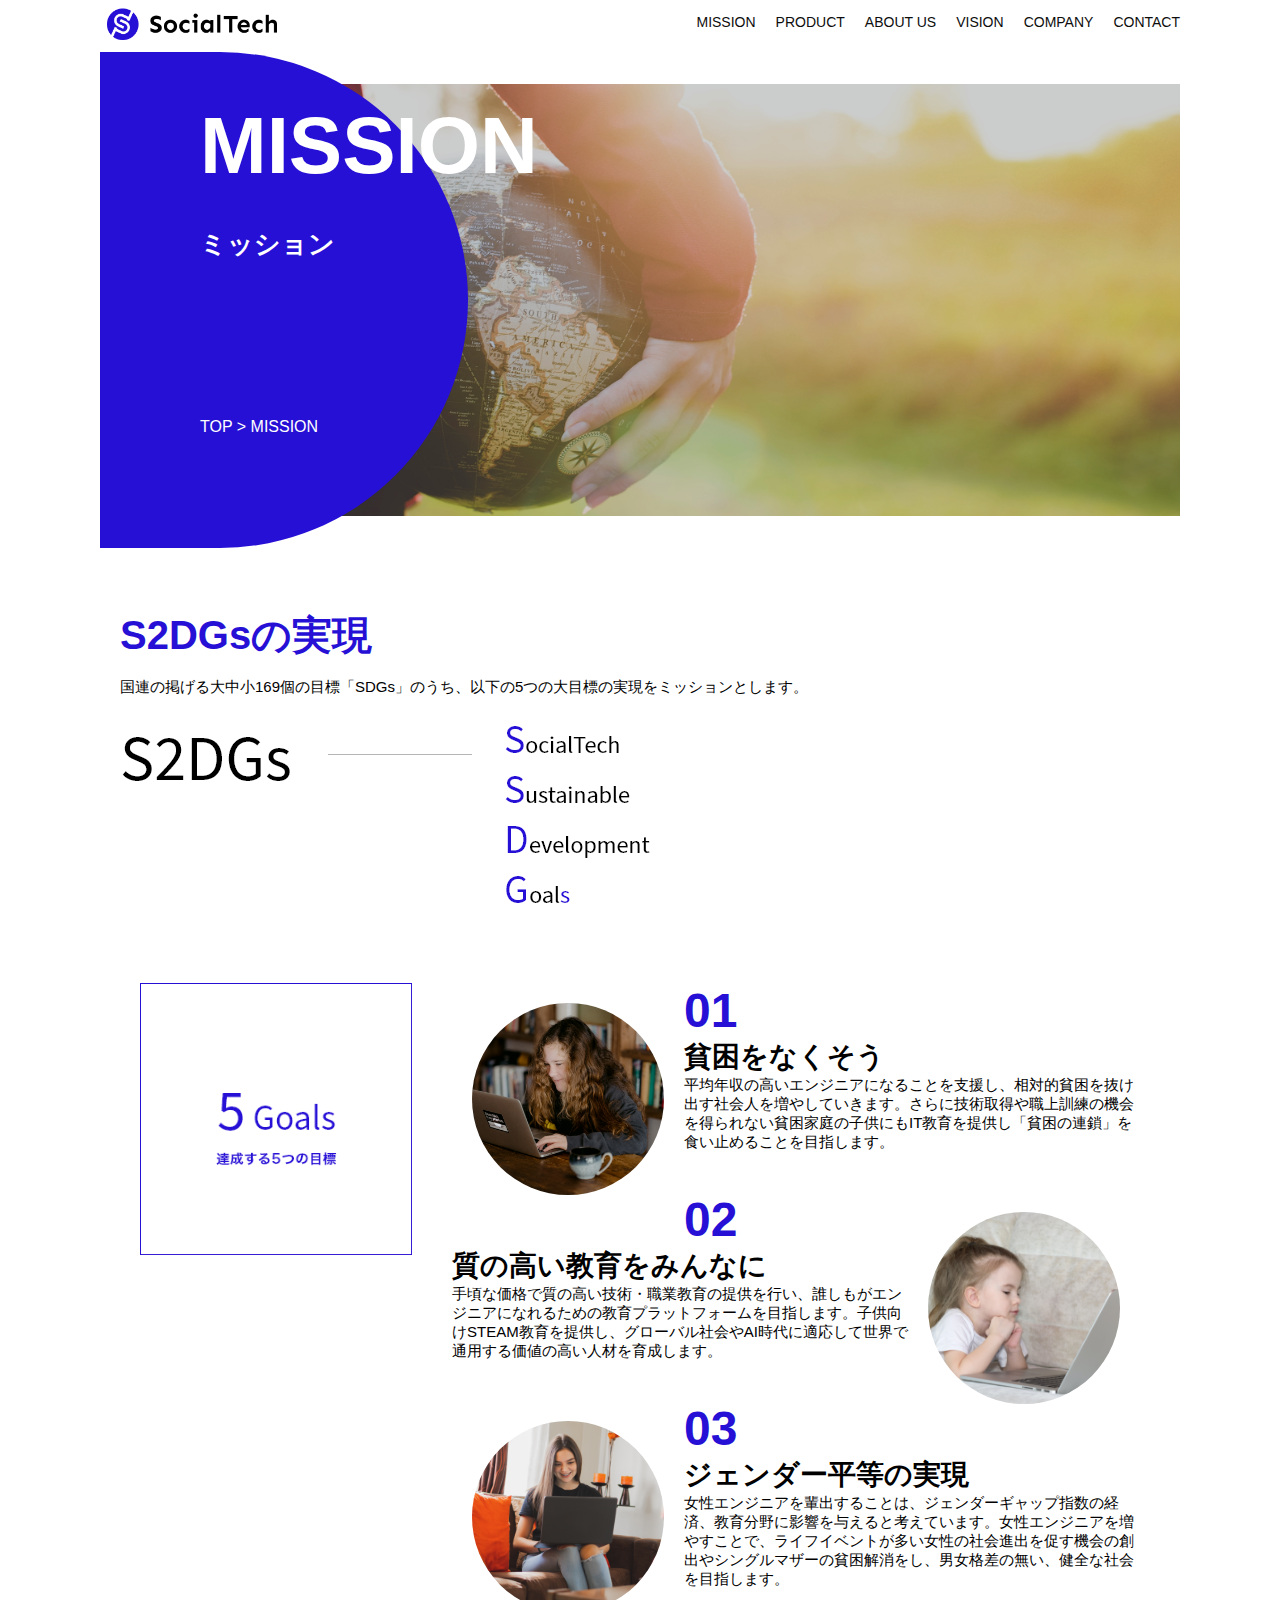
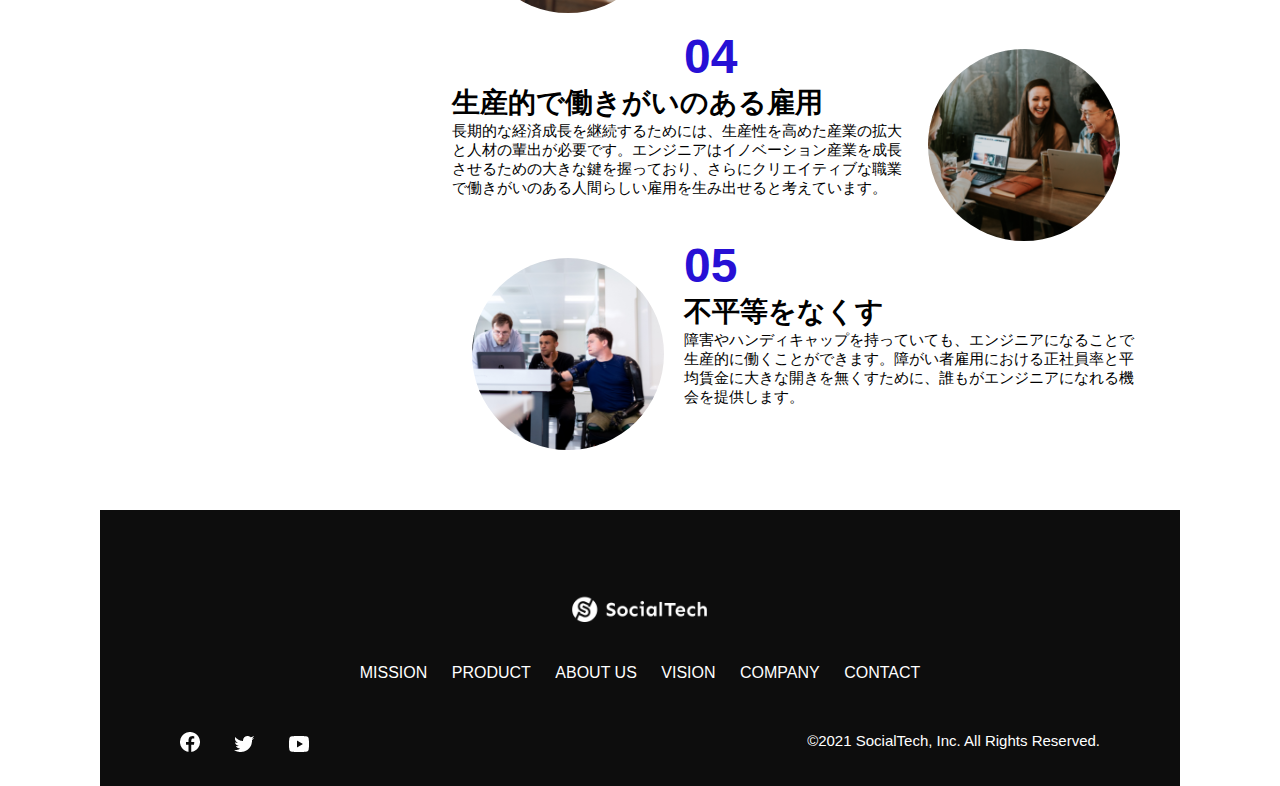
<file: kadai_tutorial_output/mission.html>
<!DOCTYPE html>
<html>
  <head>
    <title>SocialTech - MISSION ミッション -</title>
    <meta charset="UTF-8">
    <meta name="description" content="SocialTechが目指す5つの目標（S2DGs）を紹介します">
    <meta name="viewport" content="width=device-width, initial-scale=1.0">
    <link rel="stylesheet" href="style.css">
  </head>

  <body>
    <!-- ヘッダー -->
     <header>
      <!-- ロゴ -->
       <a href="index.html" id="logo">
        <img src="images/logo.png" alt="トップページに戻る"></a>

        <!-- PC用ナビゲーション -->
         <nav id="nav-pc">
          <ul>
            <li><a href="mission.html">MISSION</a></li>
            <li><a href="product.html">PRODUCT</a></li>
            <li><a href="index.html#aboutus">ABOUT US</a></li>
            <li><a href="index.html#vision">VISION</a></li>
            <li><a href="index.html#company">COMPANY</a></li>
            <li><a href="index.html#contact">CONTACT</a></li>
          </ul>
         </nav>

         <!-- スマホ用メニューボタン -->
          <button id="menu-sp" onclick="document.getElementById('nav-sp').style.display = 'block'">
            <img src="images/button-menu.png" alt="ナビゲーションを開く">
          </button>

          <!-- スマホ用ナビゲーション -->
           <div id="nav-sp">
            <button id="close" onclick="document.getElementById('nav-sp').style.display = 'none'">
              <img src="images/button-close.png" alt="ナビゲーションを閉じる">
            </button>
 
            <nav>
              <ul>
                <li>
                  <a id="logo-sp" href="index.html" onclick="document.getElementById('nav-sp').style.display = 'none'"><img src="images/logo-sp.png" alt="トップページに戻る"></a>
                </li>
                <li><a class="menu" href="mission.html" onclick="document.getElementById('nav-sp').style.display = 'none'">MISSION</a></li>
                <li><a class="menu" href="product.html" onclick="document.getElementById('nav-sp').style.display = 'none'">PRODUCT</a></li>
                <li><a class="menu" href="index.html#aboutus" onclick="document.getElementById('nav-sp').style.display = 'none'">ABOUT US</a></li>
                <li><a class="menu" href="index.html#vision" onclick="document.getElementById('nav-sp').style.display = 'none'">VISION</a></li>
                <li><a class="menu" href="index.html#company" onclick="document.getElementById('nav-sp').style.display = 'none'">COMPANY</a></li>
                <li><a class="menu" href="index.html#contact" onclick="document.getElementById('nav-sp').style.display = 'none'">CONTACT</a></li>
              </ul>
            </nav>

            <div id="sns">
              <a href="https://www.facebook.com/sejuku2013">
                <img src="images/button-facebook.png" alt="Facebookのリンク">
              </a>
              <a href="https://twitter.com/samuraijuku">
                <img src="images/button-twitter.png" alt="Twitterのリンク">
              </a>
              <a href="https://www.youtube.com/channel/UCCFOQO5aDK0xXam4cUQXT8g">
                <img src="images/button-youtube.png" alt="YouTubeのリンク">
              </a>
            </div>
            
          </div>
     </header>

     <main>
      <article>
        <section id="mission-main">
          <div class="mission-main-inner">
            <div id="mission-title">
              <h1>MISSION<br><span>ミッション</span></h1>
              <p>TOP > MISSION</p>
            </div>
          </div>
        </section>

        <section id="mission-s2dgs">
          <h2 class="mission-h2">S2DGsの実現</h2>
          <p>国連の掲げる大中小169個の目標「SDGs」のうち、以下の5つの大目標の実現をミッションとします。</p>
          <img src="images/mission/mission-s2dgs.png" alt="S2DGs">
        </section>

        <section id="mission-five-goals">
          <div class="five-goals-image">
            <img src="images/mission/mission-5goals.png" alt="5Goals">
          </div>
          <div class="five-goals-read">
            <div>
              <img class="fivegoals-image-left" src="images/mission/mission-5goals01.png" alt="PCを操作する女の子">
              <span class="fivegoals-number">01</span>
              <h3 class="fivegoals-h3">貧困をなくそう</h3>
              <p class="fivegoals-p">平均年収の高いエンジニアになることを支援し、相対的貧困を抜け出す社会人を増やしていきます。さらに技術取得や職上訓練の機会を得られない貧困家庭の子供にもIT教育を提供し「貧困の連鎖」を食い止めることを目指します。</p>
            </div>
            <div>
              <img class="fivegoals-image-right" src="images/mission/mission-5goals02.png" alt="PCを見つめる小さな女の子">
              <span class="fivegoals-number">02</span>
              <h3 class="fivegoals-h3">質の高い教育をみんなに</h3>
              <p class="fivegoals-p">手頃な価格で質の高い技術・職業教育の提供を行い、誰しもがエンジニアになれるための教育プラットフォームを目指します。子供向けSTEAM教育を提供し、グローバル社会やAI時代に適応して世界で通用する価値の高い人材を育成します。</p>
            </div>
            <div>
              <img class="fivegoals-image-left" src="images/mission/mission-5goals03.png" alt="PCを操作する女性">
              <span class="fivegoals-number">03</span>
              <h3 class="fivegoals-h3">ジェンダー平等の実現</h3>
              <p class="fivegoals-p">女性エンジニアを輩出することは、ジェンダーギャップ指数の経済、教育分野に影響を与えると考えています。女性エンジニアを増やすことで、ライフイベントが多い女性の社会進出を促す機会の創出やシングルマザーの貧困解消をし、男女格差の無い、健全な社会を目指します。</p>
            </div>
            <div>
              <img class="fivegoals-image-right" src="images/mission/mission-5goals04.png" alt="笑顔で話し合う3人の男女">
              <span class="fivegoals-number">04</span>
              <h3 class="fivegoals-h3">生産的で働きがいのある雇用</h3>
              <p class="fivegoals-p">長期的な経済成長を継続するためには、生産性を高めた産業の拡大と人材の輩出が必要です。エンジニアはイノベーション産業を成長させるための大きな鍵を握っており、さらにクリエイティブな職業で働きがいのある人間らしい雇用を生み出せると考えています。</p>
            </div>
            <div>
              <img class="fivegoals-image-left" src="images/mission/mission-5goals05.png" alt="障がいを持つ男性が生き生きと働く様子">
              <span class="fivegoals-number">05</span>
              <h3 class="fivegoals-h3">不平等をなくす</h3>
              <p class="fivegoals-p">障害やハンディキャップを持っていても、エンジニアになることで生産的に働くことができます。障がい者雇用における正社員率と平均賃金に大きな開きを無くすために、誰もがエンジニアになれる機会を提供します。</p>
            </div>
          </div>
        </section>

      </article>
     </main>

      <footer>
      <div id="footer-logo">
        <img src="images/logo-sp.png" alt="SocialTech">
      </div>
      <div id="footer-link">
        <a href="mission.html">MISSION</a>
        <a href="product.html">PRODUCT</a>
        <a href="index.html#aboutus">ABOUT US</a>
        <a href="index.html#vision">VISION</a>
        <a href="index.html#company">COMPANY</a>
        <a href="index.html#contact">CONTACT</a>
      </div>
      <div id="sns-footer">
         <div class="sns-btns">
           <a href="https://www.facebook.com/sejuku2013"><img src="images/button-facebook.png" alt="Facebookのリンク"></a>
           <a href="https://twitter.com/samuraijuku"><img src="images/button-twitter.png" alt="Twitterのリンク"></a>
           <a href="https://www.youtube.com/channel/UCCFOQO5aDK0xXam4cUQXT8g"><img src="images/button-youtube.png" alt="YouTubeのリンク"></a>
         </div>
         <p id="copyright">&copy;2021 SocialTech, Inc. All Rights Reserved.</p>
       </div>
     </footer>

  </body>
</html>
</file>
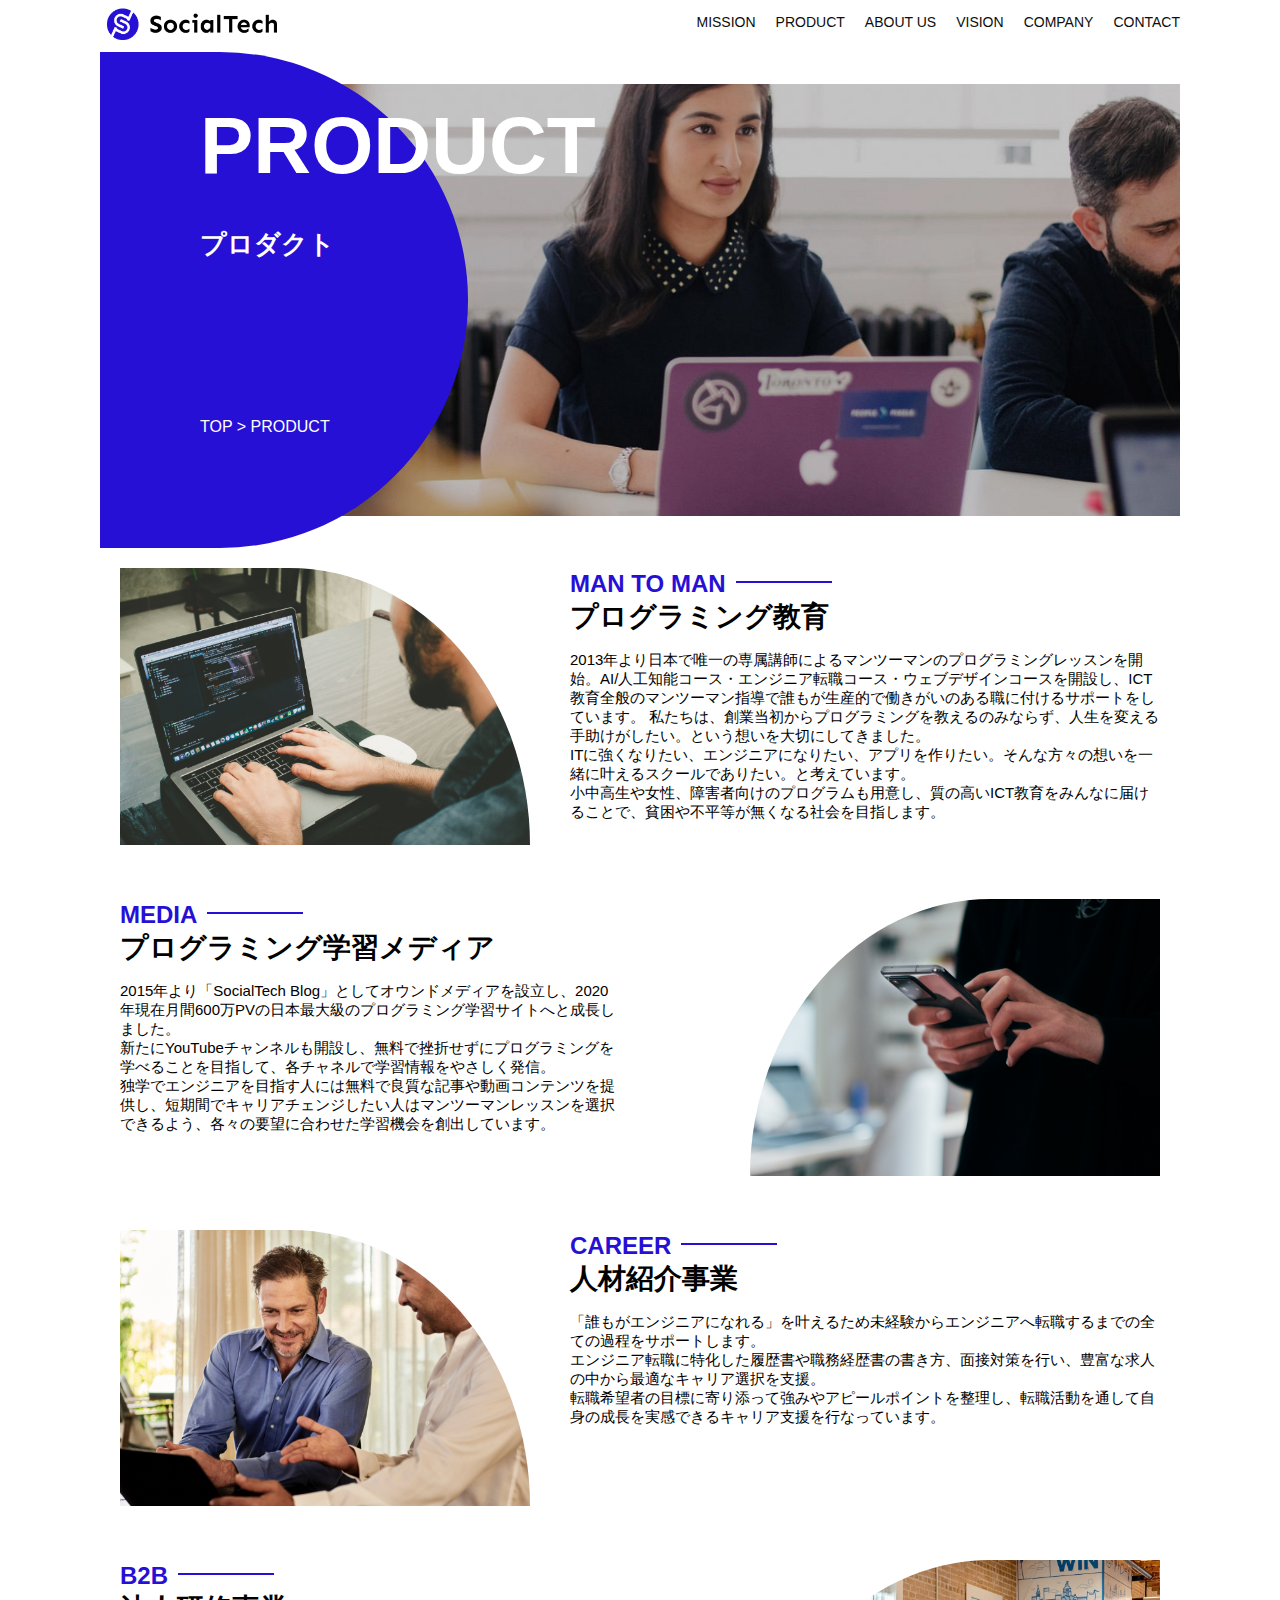
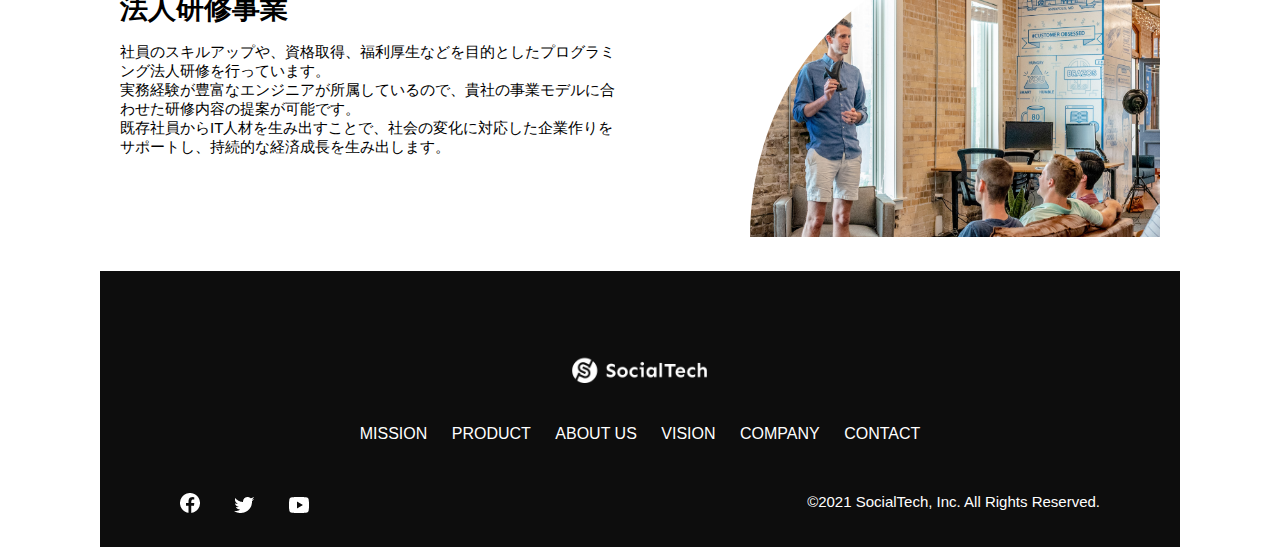
<file: kadai_tutorial_output/product.html>
<!DOCTYPE html>
<html>
  <head>
    <title>SocialTech -PRODUCT プロダクト-</title>
    <meta charset="UTF-8">
    <meta name="description" content="SocialTechの4つのプロダクトを紹介します">
    <meta name="viewport" content="width=device-width, initial-scale=1.0">
    <link rel="stylesheet" href="style.css">
  </head>

  <body>
    <!-- ヘッダー -->
     <header>
      <!-- ロゴ -->   
       <a href="index.html" id="logo">
        <img src="images/logo.png" alt="トップページに戻る"></a>

        <!-- PC用ナビゲーション -->
         <nav id="nav-pc">
          <ul>
            <li><a href="mission.html">MISSION</a></li>
            <li><a href="product.html">PRODUCT</a></li>
            <li><a href="index.html#aboutus">ABOUT US</a></li>
            <li><a href="index.html#vision">VISION</a></li>
            <li><a href="index.html#company">COMPANY</a></li>
            <li><a href="index.html#contact">CONTACT</a></li>
          </ul>
         </nav>

         <!-- スマホ用メニューボタン -->
          <button id="menu-sp" onclick="document.getElementById('nav-sp').style.display = 'block'">
            <img src="images/button-menu.png" alt="ナビゲーションを開く">
          </button>

          <!-- スマホ用ナビゲーション -->
           <div id="nav-sp">
            <button id="close" onclick="document.getElementById('nav-sp').style.display = 'none'">
              <img src="images/button-close.png" alt="ナビゲーションを閉じる">
            </button>
 
            <nav>
              <ul>
                <li>
                  <a id="logo-sp" href="index.html" onclick="document.getElementById('nav-sp').style.display = 'none'"><img src="images/logo-sp.png" alt="トップページに戻る"></a>
                </li>
                <li><a class="menu" href="mission.html" onclick="document.getElementById('nav-sp').style.display = 'none'">MISSION</a></li>
                <li><a class="menu" href="product.html" onclick="document.getElementById('nav-sp').style.display = 'none'">PRODUCT</a></li>
                <li><a class="menu" href="index.html#aboutus" onclick="document.getElementById('nav-sp').style.display = 'none'">ABOUT US</a></li>
                <li><a class="menu" href="index.html#vision" onclick="document.getElementById('nav-sp').style.display = 'none'">VISION</a></li>
                <li><a class="menu" href="index.html#company" onclick="document.getElementById('nav-sp').style.display = 'none'">COMPANY</a></li>
                <li><a class="menu" href="index.html#contact" onclick="document.getElementById('nav-sp').style.display = 'none'">CONTACT</a></li>
              </ul>
            </nav>

            <div id="sns">
              <a href="https://www.facebook.com/sejuku2013">
                <img src="images/button-facebook.png" alt="Facebookのリンク">
              </a>
              <a href="https://twitter.com/samuraijuku">
                <img src="images/button-twitter.png" alt="Twitterのリンク">
              </a>
              <a href="https://www.youtube.com/channel/UCCFOQO5aDK0xXam4cUQXT8g">
                <img src="images/button-youtube.png" alt="YouTubeのリンク">
              </a>
            </div>
            
          </div>
     </header>

     <main>
      <article>
        <section id="product-main">
          <div class="product-main-inner">
            <div id="product-title">
              <h1>PRODUCT<br><span>プロダクト</span></h1>
              <p>TOP > PRODUCT</p>
            </div>
          </div>
        </section>

        <section class="product-section product-section-left">
          <div class="product-section-img">
            <img src="images/product/product-mantoman.png" alt="PCでコードを書く男性">
          </div>
          <div class="product-read">
             <h2 class="product-h2">MAN TO MAN</h2>
             <h3 class="product-h3">プログラミング教育</h3>
             <p>
               2013年より日本で唯一の専属講師によるマンツーマンのプログラミングレッスンを開始。AI/人工知能コース・エンジニア転職コース・ウェブデザインコースを開設し、ICT教育全般のマンツーマン指導で誰もが生産的で働きがいのある職に付けるサポートをしています。 私たちは、創業当初からプログラミングを教えるのみならず、人生を変える手助けがしたい。という想いを大切にしてきました。<br>ITに強くなりたい、エンジニアになりたい、アプリを作りたい。そんな方々の想いを一緒に叶えるスクールでありたい。と考えています。<br>小中高生や女性、障害者向けのプログラムも用意し、質の高いICT教育をみんなに届けることで、貧困や不平等が無くなる社会を目指します。
             </p>
           </div>
         </section>
 
         <section class="product-section product-section-right">
           <div class="product-read">
             <h2 class="product-h2">MEDIA</h2>
             <h3 class="product-h3">プログラミング学習メディア</h3>
             <p>2015年より「SocialTech Blog」としてオウンドメディアを設立し、2020年現在月間600万PVの日本最大級のプログラミング学習サイトへと成長しました。<br>新たにYouTubeチャンネルも開設し、無料で挫折せずにプログラミングを学べることを目指して、各チャネルで学習情報をやさしく発信。<br>独学でエンジニアを目指す人には無料で良質な記事や動画コンテンツを提供し、短期間でキャリアチェンジしたい人はマンツーマンレッスンを選択できるよう、各々の要望に合わせた学習機会を創出しています。</p>
           </div>
           <div class="product-section-img">
             <img src="images/product/product-media.png" alt="スマートフォンを操作する人">
           </div>
         </section>
 
         <section class="product-section product-section-left">
           <div class="product-section-img">
             <img src="images/product/product-career.png" alt="笑顔で話し合う2人の男性">
           </div>
           <div class="product-read">
             <h2 class="product-h2">CAREER</h2>
             <h3 class="product-h3">人材紹介事業</h3>
             <p>「誰もがエンジニアになれる」を叶えるため未経験からエンジニアへ転職するまでの全ての過程をサポートします。<br>エンジニア転職に特化した履歴書や職務経歴書の書き方、面接対策を行い、豊富な求人の中から最適なキャリア選択を支援。<br>転職希望者の目標に寄り添って強みやアピールポイントを整理し、転職活動を通して自身の成長を実感できるキャリア支援を行なっています。<br></p>
           </div>
         </section>
 
         <section class="product-section product-section-right">
           <div class="product-read">
             <h2 class="product-h2">B2B</h2>
             <h3 class="product-h3">法人研修事業</h3>
             <p>社員のスキルアップや、資格取得、福利厚生などを目的としたプログラミング法人研修を行っています。<br>実務経験が豊富なエンジニアが所属しているので、貴社の事業モデルに合わせた研修内容の提案が可能です。<br>既存社員からIT人材を生み出すことで、社会の変化に対応した企業作りをサポートし、持続的な経済成長を生み出します。</p>
           </div>
           <div class="product-section-img">
             <img src="images/product/product-b2b.png" alt="講演中の男性とそれを聴く人々">
           </div>
           
        </section>
      </article>
     </main>

      <footer>
      <div id="footer-logo">
        <img src="images/logo-sp.png" alt="SocialTech">
      </div>
      <div id="footer-link">
        <a href="mission.html">MISSION</a>
        <a href="product.html">PRODUCT</a>
        <a href="index.html#aboutus">ABOUT US</a>
        <a href="index.html#vision">VISION</a>
        <a href="index.html#company">COMPANY</a>
        <a href="index.html#contact">CONTACT</a>
      </div>
      <div id="sns-footer">
         <div class="sns-btns">
           <a href="https://www.facebook.com/sejuku2013"><img src="images/button-facebook.png" alt="Facebookのリンク"></a>
           <a href="https://twitter.com/samuraijuku"><img src="images/button-twitter.png" alt="Twitterのリンク"></a>
           <a href="https://www.youtube.com/channel/UCCFOQO5aDK0xXam4cUQXT8g"><img src="images/button-youtube.png" alt="YouTubeのリンク"></a>
         </div>
         <p id="copyright">&copy;2021 SocialTech, Inc. All Rights Reserved.</p>
       </div>
     </footer>

  </body>
</html>
</file>
<file: kadai_tutorial_output/style.css>
/* PC、スマホ共通スタイル */
*{
  box-sizing: border-box;
}

p{
  font-size: 15px;
}

body{
  max-width: 1080px;
  margin: 0 auto 0 auto;
  font-family: "Source Sans Pro", "Hiragino Kaku Gothic ProN", Meiryo, Arial, sans-serif;
}

/* PC用カルーセル設定 */
.carousel {
  margin: 0 20px;
}

.carouselImg {
  width: 100%;
}

/* ヘッダー */
header{
  display: flex;
  justify-content: space-between;
}

/* ナビゲーションのレイアウト */
#nav-pc{
  font-size: 14px;
}

#nav-pc ul{
  display: flex;
  padding-left: 0;
}

#nav-pc li{
  list-style: none;
}

/* ナビゲーションのリンクの装飾設定 */
#nav-pc a{
  text-decoration: none;
  margin-left: 20px;
  color: #0d0d0d;
}

#nav-pc a:hover{
  text-decoration: underline;
}

/* スマホ用ナビを非表示 */
#nav-sp,
#menu-sp {
  display: none;
}

/* メインビジュアル */
#main-visual{
  position: relative;
  height: 400px;
}

#main-message{
  position: absolute;
  top: 0;
  left: 0;
  background-color: #2710d5;
  color: #ffffff;
  border-radius: 0 0 476px 0;
  max-width: 620px;
  height: 100%;
  width: 100%;
  z-index: 11;
}

#main-message h1{
  font-size: 60px;
  margin: 100px 0 0 50px;
}

#main-message > p{
  font-size: 28px;
  margin: 0 0 0 50px;
}

#main-visual > img{
  max-width: 620px;
  border-radius: 476px 0 0 0;
  position: absolute;
  top: 0;
  right: 0;
  z-index: 10;
}

/* 見出し */
h2{
  margin: 40px 0 0 0;
}

h2::after{
  content: url(images/line.png);
  margin-left: 10px;
}

h3{
  font-size: 27px;
}

/* ミッション */
#mission{
  margin: 80px auto;
}

#mission-flex{
  display: flex;
}

#mission-flex > div{
  width: 50%;
  margin: 20px;
}

#mission-photo{
  width: 100%;
}

#s2dgs{
  margin-top: 50px;
  width: 100%;
}

/* プロダクト */
#product{
  background-color: #fafafa;
  margin: 80px 0;
  padding: 10px 40px 0 40px;
}

/* 外枠 */
#product .product-flex{
  margin-top: 40px;
  display: flex;
}

/* 左のカラム */
#product-left{
  width: 50%;
  margin-right: 20px;
}

/* 右のカラム */
#product-right{
  width: 50%;
  margin-left: 20px;
  margin-top: 80px;
}

/* 写真+説明の枠 */
#product-left > div{
  position: relative;
  height: 480px;
  margin-right: 20px;
}
#product-right > div{
  position: relative;
  height: 480px;
  margin-left: 20px;
}

/* 画像 */
.product-photo{
  width: 100%;
}

/* 説明文の枠 */
.product-explain{
  background-color: #ffffff;
  position: absolute;
  left: 0;
  bottom: 50px;
  margin: 0 40px;
  padding: 20px;
  box-shadow: 5px 5px 10px rgba(0, 0, 0, 0.05);
}

/* 説明文の英語 */
.product-explain > span{
  color: #2710d5;
  font-weight: bold;
  font-size: 16px;
  margin: 0;
}

/* 説明文の見出し */
.product-explain > h3{
  margin: 5px 0;
}

/* 説明文 */
.product-explain > p{
  font-size: 14px;
  margin: 0;
}

/* もっとみるボタン */
#product-more{
  text-align: center;
}
#product-more a{
  position: relative;
  bottom: -42px;
}

/* ABOUT　US */
#aboutus{
  margin: 80px auto;
}

/* 3つの組織文化と写真を入れる枠 */
#aboutus > div{
  display: flex;
}

/* 写真 */
.culture-img{
  width: 50%;
  align-self: flex-start;
}
.culture-img2{
  margin-top: 50px;
  width: 100%;
}

/* 3つの組織文化の表 */
.culture-table{
  margin-right: 50px;
}

/* 番号 */
.culture-num{
  font-size: 80px;
  color: #2710d5;
  padding: 0 20px 0 0;
}

/* 見出し */
.culture-table th{
  text-align: left;
  font-size: 28px;
  font-weight: bold;
}

/* 組織文化英語 */
.culture-en{
  color: #2710d5;
  font-size: 24px;
}

/* 説明文 */
.culture-description{
  margin: 0;
}

/* ビジョン */
 #vision {
   margin: 80px auto 80px auto;
 }
 
 /* セクション内の外枠*/
 #vision > div {
   display: flex;
   justify-content: space-between;
   flex-wrap: wrap;
 }
 
 /*7つの行動指針の枠*/
 .vision-box {
   width: 300px;
   height: 300px;
   margin-bottom: 30px;
   position: relative;
 }

.vision-box > img{
  width: 100%;
  position: relative;
  z-index: 30;
}

.vision-box > div{
  position: absolute;
  top: 0;
  left: 0;
  z-index: 31;
  margin-right: 20px;
}

.vision-box > div > h4{
  color: #2710d5;
  font-size: 19px;
  margin-top: 80px;
}

.vision-box > div > h4::first-letter{
  font-size: 40px;
}

.vision-box > div > h5{
  font-size: 20px;
  margin: 0;
}

.vision-box > div >p{
  margin: 10px 0 0 0;
}

/* 会社概要 */
#company{
  margin: 80px auto;
}

#company-table{
  width: 100%;
}

.tableheader {
  text-align: left;
  padding: 20px;
  border-bottom: solid 1px #2710d5;
  width: 100px;
}

.tableheader-first{
  border-top: solid 1px #2710d5;
}

.cell {
  padding: 30px;
  border-bottom: solid 1px #ececec;
}

.cell-first{
  border-top: solid 1px #ececec;
}

#company > iframe {
  width: 100%;
  height: 368px;
  margin-top: 40px;
}

/* お問い合わせ */
#contact {
   margin: 80px auto 80px auto;
 }
 
 /* 外枠 */
 #contact > form > div {
   display: flex;
   flex-direction: row;
   flex-wrap: wrap;
   padding-bottom: 30px;
 }

 /* 左列の見出し */
 .contact-heading {
  width: 240px;
  align-self: center;
 }

 /* 見出しのラベル */
 .contact-label {
  font-weight: bold;
 }

 /* 必須 */
 .contact-span {
  color: #ce2222;
  margin-left: 20px;
  font-weight: bold;
 }
 
 /* テキストボックス */
 .contact-textbox {
  border-top: 0px;
  border-left: 0px;
  border-right: 0px;
  border-bottom: solid 1px #707070;
  background-color: #fafafa;
  width: 400px;
  height: 56px;
 }

 /* お問い合わせ内容のテキストエリア */
 .contact-textarea {
  border-top: 0px;
  border-left: 0px;
  border-right: 0px;
  border-bottom: solid 1px #707070;
  background-color: #fafafa;
  width: 400px;
  height: 200px;
 }

 /* 個人情報の取り扱い */
 #contact dt {
  font-weight: bold;
 }

 #contact dd {
  margin: 0 0 16px 0;
 }

 #contact dd p{
  margin: 0;
 }

 #contact dd ul {
  padding-left: 0;
 }

 #contact dd li {
  margin-bottom: 0;
  list-style: none;
 }

 /* フッター */
 footer {
  background-color: #0d0d0d;
  text-align: center;
  padding: 80px 80px 30px 80px;
 }

 #footer-logo {
  margin-bottom: 30px;
 }

 #footer-link {
  margin-bottom: 50px;
 }

 #footer-link > a {
  text-decoration: none;
  margin: 10px;
  color: #ffffff;
 }

 #footer-link > a:hover {
  text-decoration: underline;
 }

 #sns-footer {
  display: flex;
  justify-content: space-between;
  text-align: left;
 }

 #sns-footer a {
  margin-right: 30px;
 }

 #copyright {
  color: #ffffff;
  margin: 0;
 }


 /* mission.html用スタイル */
/* ミッションのメインビジュアル */
.mission-main-inner {
  background-image: url("images/mission/mission-main.png");
  background-repeat: no-repeat;
  background-position-y: center;
}

#mission-title {
  background-color: #2710d5;
  width: 368px;
  color: #ffffff;
  height: 496px;
  border-radius: 0 248px 248px 0;
  position: relative;
}

#mission-title h1 {
  position: absolute;
  top: 0;
  left: 100px;
  font-size: 80px;
  line-height: 1;
}

#mission-title h1 span {
  font-size: 26px;
}

#mission-title > p {
  position: absolute;
  top: 350px;
  left: 100px;
  font-size: 16px;
}

/* ミッションページ　S2DGsの設定 */
#mission-s2dgs {
  padding: 20px;
}

.mission-h2 {
  color: #2710d5;
  font-size: 40px;
}

.mission-h2::after {
  content: none;
}

/* ミッションページ　5つのゴールの設定 */
#mission-five-goals {
  padding: 20px;
  display: flex;
}

#mission-five-goals .five-goals-image {
  width: 30%;
  padding: 20px;
}

#mission-five-goals .five-goals-image img {
  width: 100%;
}

#mission-five-goals .five-goals-read {
  width: 70%;
  padding: 20px;
}

#mission-five-goals .five-goals-read > div {
  margin-bottom: 40px;
}

.fivegoals-image-right {
  float: right;
  margin: 20px;
}

.fivegoals-image-left {
  float: left;
  margin: 20px;
}

.fivegoals-number {
  color: #2710d5;
  font-size: 48px;
  font-weight: bold;
  margin: 0;
}

.fivegoals-h3 {
  font-size: 28px;
  margin: 0;
}

.fivegoals-p {
  margin: 0;
}

/* プロダクトページ */
.product-main-inner {
  background-image: url("images/product/product-main.png");
  background-repeat: no-repeat;
  background-position-y: center;
}

#product-title {
  background-color: #2710d5;
  width: 368px;
  color: #ffffff;
  height: 496px;
  border-radius: 0 248px 248px 0;
  position: relative;
}

#product-title h1 {
  position: absolute;
  top: 0;
  left: 100px;
  font-size: 80px;
  line-height: 1;
}

#product-title h1 span {
  font-size: 26px;
}

#product-title > p {
  position: absolute;
  top: 350px;
  left: 100px;
  font-size: 16px;
}

/* セクション */
.product-section {
  display: flex;
  padding: 20px 20px 0;
}

.product-section .product-section-img {
  width: 450px;
}

/* 左が画像のセクション */
.product-section-left .product-section-img img {
  width: 100%;
  padding: 0 40px 30px 0;
  border-radius: 0 432px 0 0;
}

.product-section-left .product-read {
  width: 50%;
  flex-grow: 1;
}

.product-section-left .product-read p {
  margin-bottom: 0;
}

/* 右が画像のセクション */
.product-section-right {
  justify-content: space-between;
}

.product-section-right .product-section-img img {
  width: 100%;
  padding: 0 0 30px 40px;
  border-radius: 432px 0 0 0;
}

.product-section-right .product-read {
  width: 500px;
}

.product-h2 {
  color: #2710d5;
  font-size: 24px;
  margin: 0;
}

.product-h3 {
  font-size: 28px;
  margin: 0;
}




 /*====================
  スマートフォン用のスタイル
 =====================*/
 @media screen and (max-width: 767px) {
    /* スマホ用カルーセル設定 */
    .carousel {
      margin: 0;
    }
    
    /* PC用ナビゲーション非表示 */
    #nav-pc {
      display: none;
    }

    /* ハンバーガーメニュー */
    #menu-sp{
      display: block;
      background-color: transparent;
      padding: 0;
      border: none;
      position: absolute;
      top: 0;
      right: 0;
    }

    /* スマホ用ナビゲーションの表示切替 */
    /* 初期状態、レイアウトと非表示設定 */
    #nav-sp {
      background-color: #2710d5;
      position: fixed;
      left: 0;
      top: 0;
      width: 100%;
      height: 100%;
      display: none;
      z-index: 100;
    }

    /* ×ボタン */
    #close {
    position: absolute;
    top: 20px;
    right: 20px;
    background-color: transparent;
    border: none;
  }

  #nav-sp nav ul {
    padding-left: 0;
  }

  #nav-sp nav li {
    list-style: none;
  }
 
   /* ナビゲーションメニュー用ロゴ */
   #logo-sp {
     margin: 80px 0 30px 20px;
   } 

   /* ナビゲーションのリンクの装飾設定 */
   #nav-sp nav a {
    display: block;
    color: #ffffff;
   }

   #nav-sp nav a:hover {
    text-decoration: underline;
   }

   #nav-sp .menu {
    text-decoration: none;
    margin: 0 20px;
    height: 44px;
    font-size: 16px;
    background-image: url("images/arrow.png");
    background-repeat: no-repeat;
    background-position: right top;
   }

   #sns {
    position: absolute;
    bottom: 20px;
    left: 20px;
   }

   #sns > a {
    margin-right: 30px;
   }

   /* メインビジュアル */
 #main-visual {
  position: relative;
  height: 470px;
 }

 #main-visual > div {
  text-align: center;
  height: 280px;
 }

 #main-visual h1 {
  font-size: 28px;
  margin-top: 90px;
 }

 #main-visual > div > p {
  margin: 0;
  font-size: 15px;
 }

 #main-visual > img {
  width: 100%;
  border-radius: 476px 0 0 0;
  top: auto;
  bottom: 0;
 }

 /* 見出し */
 h2{
  margin: 15px 0;
 }

 h3{
  font-size: 24px;
  margin: 10px 0 0 0;
 }

 /* ミッション */
 #mission{
  margin: 20px 0;
  padding: 0 20px;
 }

 #mission-flex{
  flex-direction: column;
 }

 #mission-flex > div {
  width: 100%;
  margin: 0;
 }

 /* プロダクト */
 #product {
  margin: 0;
  padding: 10px 20px 0 20px;
 }

 /* 外枠 */
 #product .product-flex{
  flex-direction: column;
  margin-top: 0;
 }

 /* 左右のカラム、スマホでは縦並び */
 #product-left,
 #product-right {
  width: 100%;
  margin: 0;
 }

 /* 画像＋説明の枠 */
 #product-left > div,
 #product-right > div {
  height: auto;
  margin: 0;
 }

 /* 説明の枠 */
 .product-explain{
  position: relative;
  margin: 0;
 }

 .product-explain > h3{
  margin: 10px 0;
  font-size: 24px;
 }
 
 /* もっとみるボタン */
#product-more {
  text-align: left;
}

/* ABOUT US */
#aboutus {
  margin: 80px 20px;
}

#aboutus > div {
  flex-direction: column;
}

.culture-table th {
  font-size: 16px;
}

.culture-table {
  margin-right: 0;
  padding-right: 20px;
  order: 2;
}

.culture-img {
  width: 100%;
  order: 1;
}

.culture-img2 {
  margin-top: 0;
}

.culture-num{
  padding: 0;
}

.culture-description {
  margin: 0;
}

/* ビジョン */
#vision {
  margin: 80px 20px;
}

.vision-box > img {
  position: absolute;
  top: 0;
  left: 0;
}

.vision-box > div > h4 {
  margin: 60px 0 0 0;
}

/* 会社概要 */
#company {
  margin: 0 20px;
}

#company > h3 {
  margin-bottom: 20px;
}

.tableheader {
  width: 50px;
}

.cell {
  padding: 20px;
}
#company > iframe {
  height: 240px;
}

/* お問い合わせ */
#contact{
  margin: 80px 20px;
}

#contact > h3 {
  margin-bottom: 20px;
}

#contact > form > div {
  flex-direction: column;
  margin-bottom: 20px;
}

.contact-heading {
  align-self: auto;
  margin-bottom: 20px;
}

.contact-textbox {
  min-width: 300px;
  width: 100%;
}

.contact-textarea {
  height: 150px;
  width: 100%;
}

.radiobutton {
  margin-bottom: 20px;
}

/* フッター */
footer {
  padding: 30px 20px 50px 20px;
  text-align: left;
}

#footer-link > a {
  margin: 0 20px 30px 0;
  display: block;
  background-image: url("images/arrow.png");
  background-repeat: no-repeat;
  background-position: right top;
}

#footer-link > a:hover {
  text-decoration: underline;
}

#sns-footer {
  flex-direction: column;
  justify-content: flex-start;
}

#copyright {
  font-size: 12px;
  margin-top: 30px;
}


 /* mission.html用スタイル */
/* ミッションのメインビジュアル */
#mission-main {
  height: 256px;
  margin-top: 4%;
  position: relative;
}

.mission-main-inner {
  height: 80%;
  background-size: cover;
}

#mission-title {
  width: 136px;
  height: 256px;
  position: absolute;
  top: -10%;
}

#mission-title h1 {
  left: 20px;
  font-size: 40px;
}

#mission-title h1 span {
  font-size: 18px;
}

#mission-title > p {
  top: 180px;
  left: 20px;
  font-size: 13px;
}

 /* ミッションページ　S2DGSの設定 */
.mission-h2 {
  font-size: 38px;
  margin: 0;
}

.mission-h2::after {
  content: none;
}

#mission-s2dgs > img {
  width: 100%;
}

 /* ミッションページ　5つのゴールの設定 */
#mission-five-goals {
  flex-direction: column;
}

#mission-five-goals > div {
  padding: 0;
}

#mission-five-goals .five-goals-image,
#mission-five-goals .five-goals-read {
  width: 100%;
  padding: 0;
}

#mission-five-goals .five-goals-read > div {
  display: flex;
  flex-direction: column;
}

.fivegoals-image-right,
.fivegoals-image-left {
  align-self: center;
}

/* プロダクトページ */
#product-main {
  height: 256px;
  margin-top: 4%;
  position: relative;
}

.product-main-inner {
  height: 80%;
  background-size: cover;
}

#product-title {
  width: 136px;
  height: 256px;
  position: absolute;
  top: -10%;
}

#product-title h1 {
  left: 20px;
  font-size: 40px;
}

#product-title h1 span {
  font-size: 18px;
}

#product-title > p {
  top: 180px;
  left: 20px;
  font-size: 13px;
}

/* セクション */
.product-section {
  flex-direction: column;
}

.product-section .product-section-img {
  width: 100%;
}

 .product-section .product-section-img img {
  width: 100%;
  padding: 0;
 }

 /* 左が画像のセクション */
 .product-section-left .product-section-img img {
  border-radius: 0 300px 0 0;
 }

 .product-section-left .product-read {
  width: 100%;
  flex-grow: 1;
 }

 /* 右が画像のセクション */
  .product-section-right .product-section-img img {
    order: 1;
    border-radius: 300px 0 0 0;
  }

  .product-section-right .product-read {
    order: 2;
    width: 100%;
  }

}
</file>
